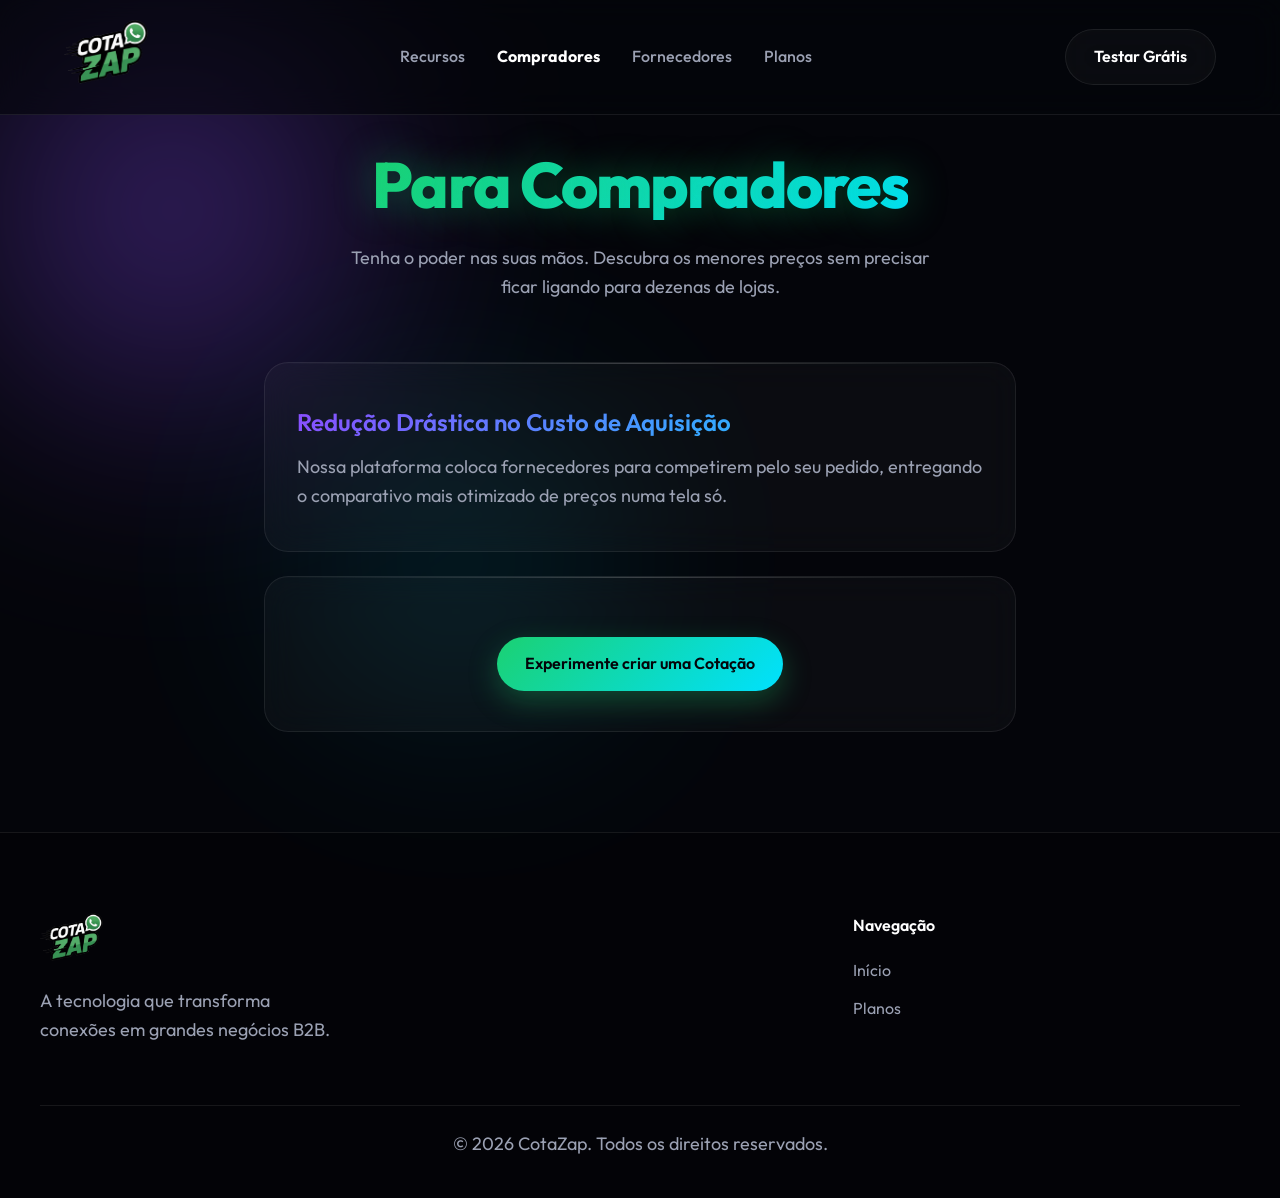
<file: landing_page/compradores.html>
<!DOCTYPE html>
<html lang="pt-BR">
<head>
    <meta charset="UTF-8">
    <meta name="viewport" content="width=device-width, initial-scale=1.0">
    <title>CotaZap - Compradores</title>
    <link href="https://fonts.googleapis.com/css2?family=Outfit:wght@300;400;500;600;700;800&display=swap" rel="stylesheet">
    <link rel="stylesheet" href="style.css">
    <style>
        .page-header { padding: 150px 24px 60px; text-align: center; }
    </style>
</head>
<body>
    <div class="blob blob-1"></div><div class="blob blob-3"></div>
    <nav class="navbar">
        <div class="nav-container">
            <div class="logo">
                <a href="index.html"><img src="../cota_zap/assets/images/logo.png" alt="CotaZap Logo" class="brand-logo"></a>
            </div>
            <ul class="nav-links">
                <li><a href="recursos.html">Recursos</a></li>
                <li><a href="compradores.html" style="color:#fff; font-weight:700;">Compradores</a></li>
                <li><a href="fornecedores.html">Fornecedores</a></li>
                <li><a href="planos.html">Planos</a></li>
            </ul>
            <a href="index.html#testar" class="btn btn-glass">Testar Grátis</a>
        </div>
    </nav>
    <main style="min-height: 80vh;">
        <header class="page-header">
            <h1 class="gradient-text gradient-glow animate-up">Para Compradores</h1>
            <p class="animate-up delay-1" style="max-width:600px; margin:0 auto;">Tenha o poder nas suas mãos. Descubra os menores preços sem precisar ficar ligando para dezenas de lojas.</p>
        </header>
        <section class="features" style="padding-top: 0; max-width: 800px;">
            <div class="glass-card animate-up delay-2" style="margin-bottom: 24px;">
                <h3 class="gradient-text-alt">Redução Drástica no Custo de Aquisição</h3>
                <p>Nossa plataforma coloca fornecedores para competirem pelo seu pedido, entregando o comparativo mais otimizado de preços numa tela só.</p>
            </div>
            <div class="glass-card animate-up delay-3" style="text-align:center;">
                <a href="planos.html" class="btn btn-glow" style="margin-top:20px;">Experimente criar uma Cotação</a>
            </div>
        </section>
    </main>
    <footer class="footer">
        <div class="footer-content">
            <div class="footer-brand">
                <div class="logo">
                    <a href="index.html"><img src="../cota_zap/assets/images/logo.png" alt="CotaZap" class="brand-logo" style="height:48px;"></a>
                </div>
                <p>A tecnologia que transforma conexões em grandes negócios B2B.</p>
            </div>
            <div class="footer-links">
                <h4>Navegação</h4>
                <ul><li><a href="index.html">Início</a></li><li><a href="planos.html">Planos</a></li></ul>
            </div>
        </div>
        <div class="footer-bottom"><p>&copy; 2026 CotaZap. Todos os direitos reservados.</p></div>
    </footer>
</body>
</html>
</file>
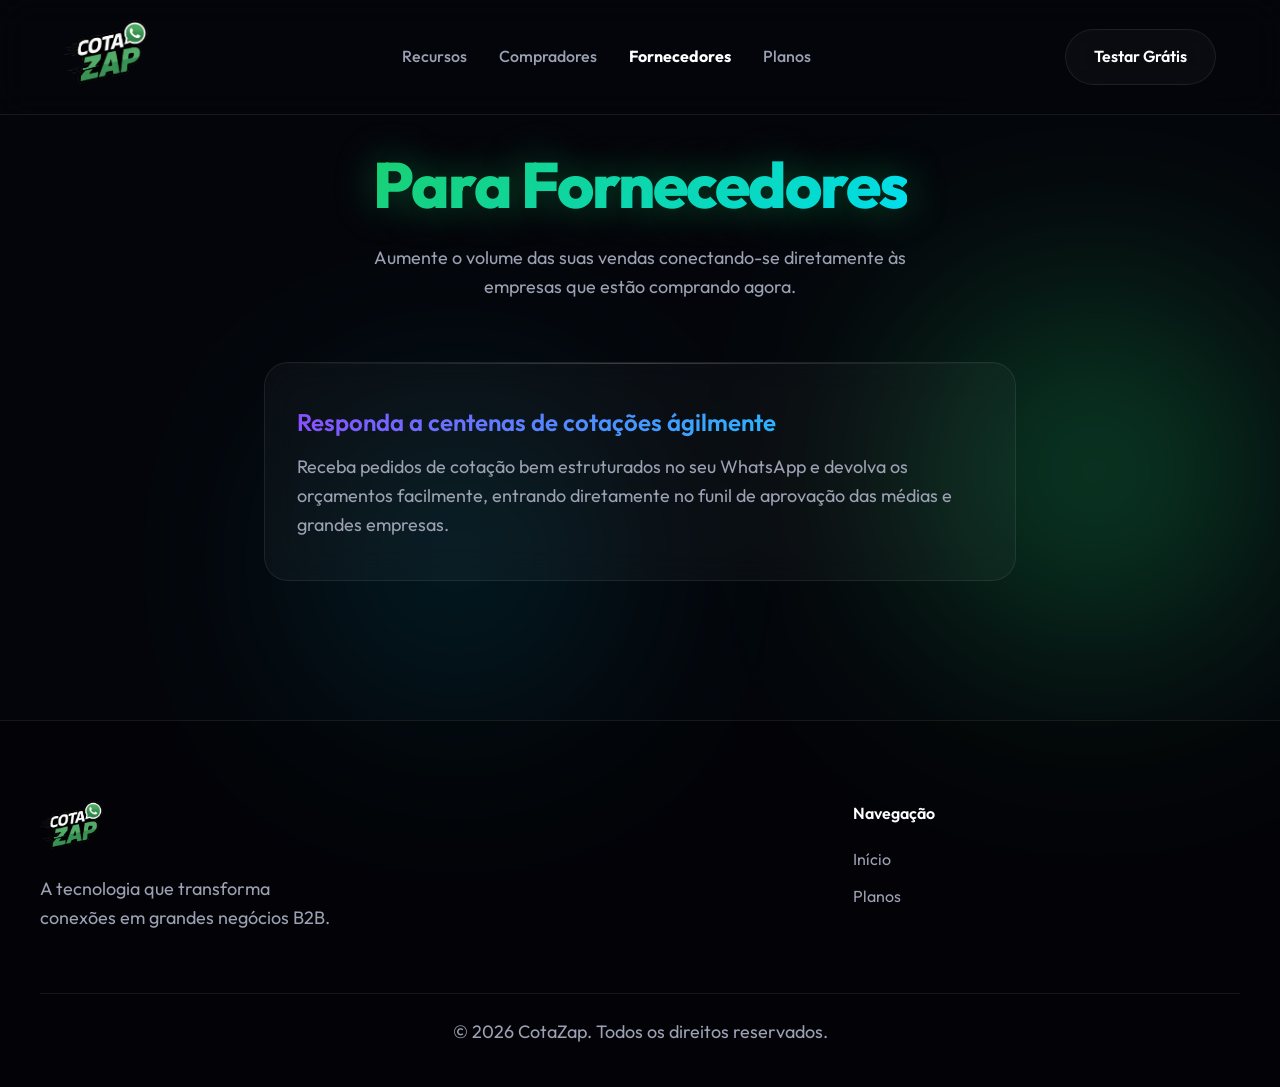
<file: landing_page/fornecedores.html>
<!DOCTYPE html>
<html lang="pt-BR">
<head>
    <meta charset="UTF-8">
    <meta name="viewport" content="width=device-width, initial-scale=1.0">
    <title>CotaZap - Fornecedores</title>
    <link href="https://fonts.googleapis.com/css2?family=Outfit:wght@300;400;500;600;700;800&display=swap" rel="stylesheet">
    <link rel="stylesheet" href="style.css">
    <style>
        .page-header { padding: 150px 24px 60px; text-align: center; }
    </style>
</head>
<body>
    <div class="blob blob-2"></div><div class="blob blob-3"></div>
    <nav class="navbar">
        <div class="nav-container">
            <div class="logo">
                <a href="index.html"><img src="../cota_zap/assets/images/logo.png" alt="CotaZap Logo" class="brand-logo"></a>
            </div>
            <ul class="nav-links">
                <li><a href="recursos.html">Recursos</a></li>
                <li><a href="compradores.html">Compradores</a></li>
                <li><a href="fornecedores.html" style="color:#fff; font-weight:700;">Fornecedores</a></li>
                <li><a href="planos.html">Planos</a></li>
            </ul>
            <a href="index.html#testar" class="btn btn-glass">Testar Grátis</a>
        </div>
    </nav>
    <main style="min-height: 80vh;">
        <header class="page-header">
            <h1 class="gradient-text gradient-glow animate-up">Para Fornecedores</h1>
            <p class="animate-up delay-1" style="max-width:600px; margin:0 auto;">Aumente o volume das suas vendas conectando-se diretamente às empresas que estão comprando agora.</p>
        </header>
        <section class="features" style="padding-top: 0; max-width: 800px;">
            <div class="glass-card animate-up delay-2" style="margin-bottom: 24px;">
                <h3 class="gradient-text-alt">Responda a centenas de cotações ágilmente</h3>
                <p>Receba pedidos de cotação bem estruturados no seu WhatsApp e devolva os orçamentos facilmente, entrando diretamente no funil de aprovação das médias e grandes empresas.</p>
            </div>
        </section>
    </main>
    <footer class="footer">
        <div class="footer-content">
            <div class="footer-brand">
                <div class="logo">
                    <a href="index.html"><img src="../cota_zap/assets/images/logo.png" alt="CotaZap" class="brand-logo" style="height:48px;"></a>
                </div>
                <p>A tecnologia que transforma conexões em grandes negócios B2B.</p>
            </div>
            <div class="footer-links">
                <h4>Navegação</h4>
                <ul><li><a href="index.html">Início</a></li><li><a href="planos.html">Planos</a></li></ul>
            </div>
        </div>
        <div class="footer-bottom"><p>&copy; 2026 CotaZap. Todos os direitos reservados.</p></div>
    </footer>
</body>
</html>
</file>
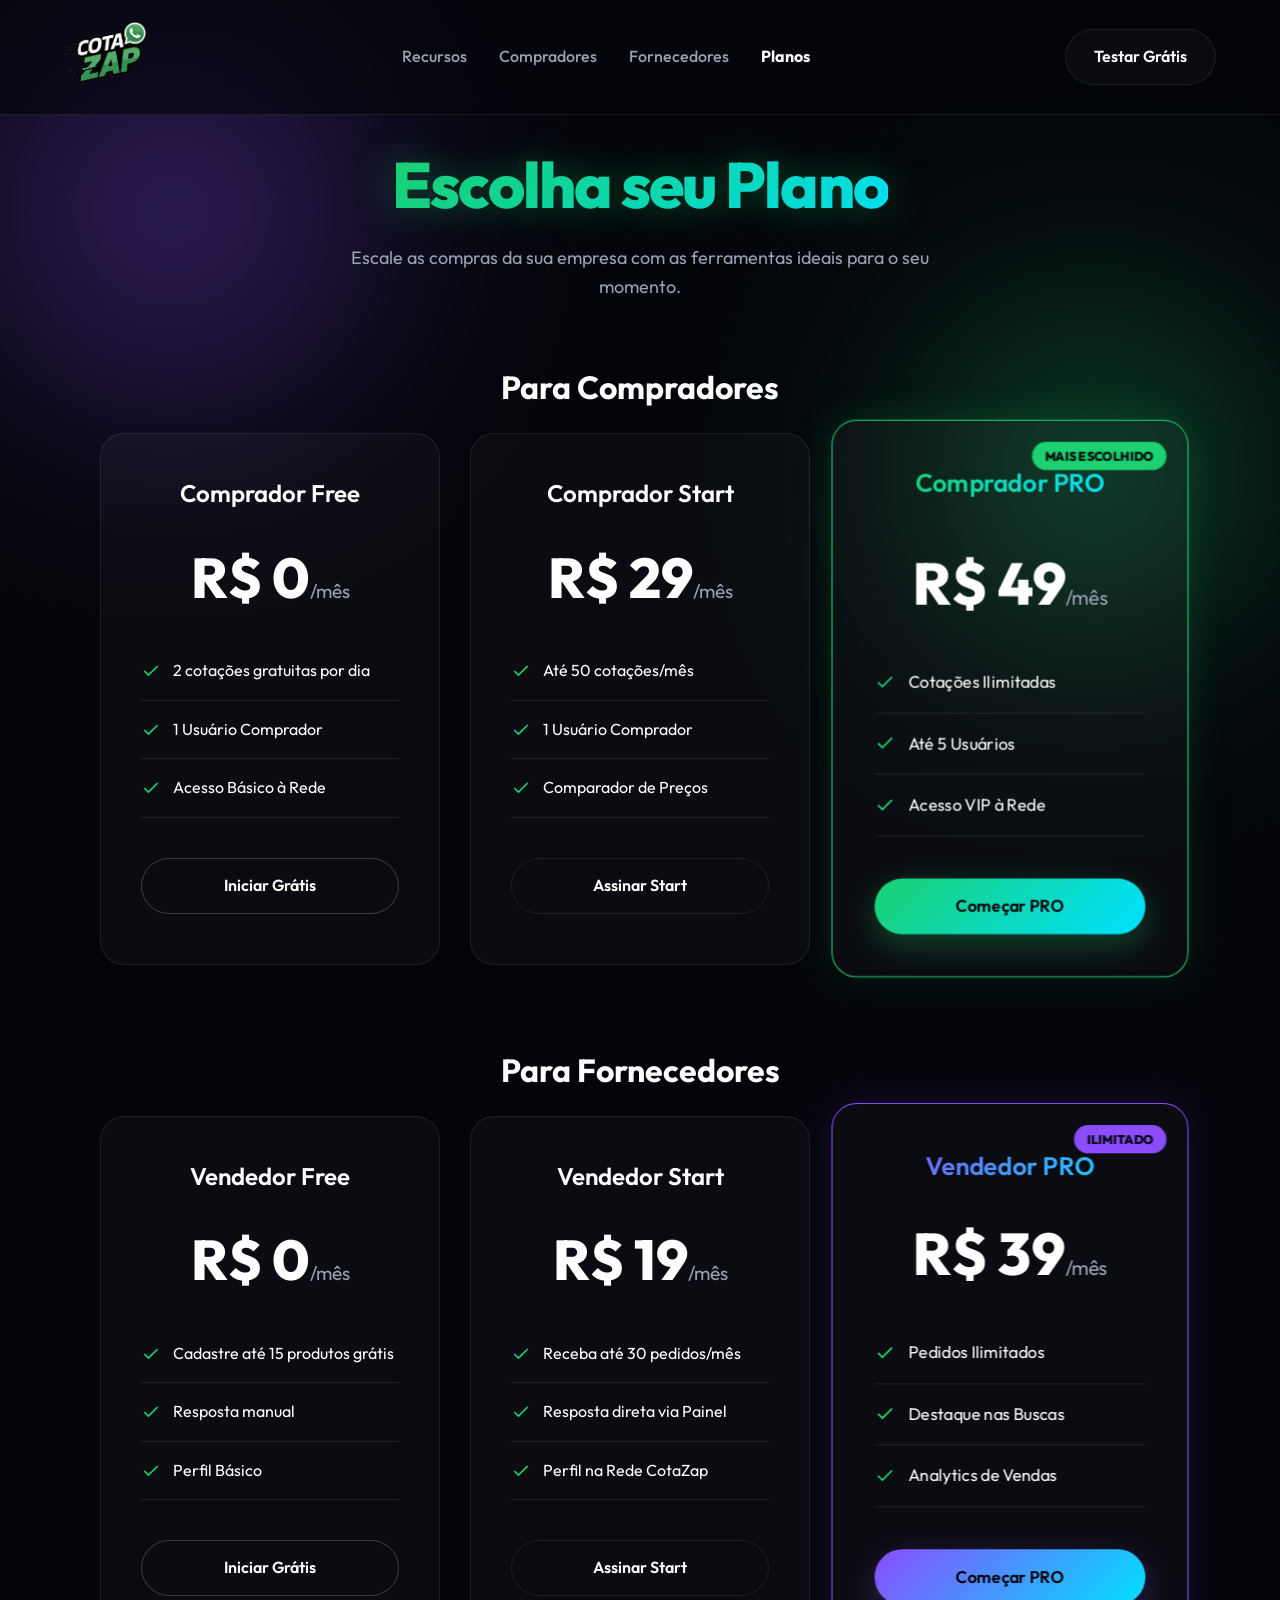
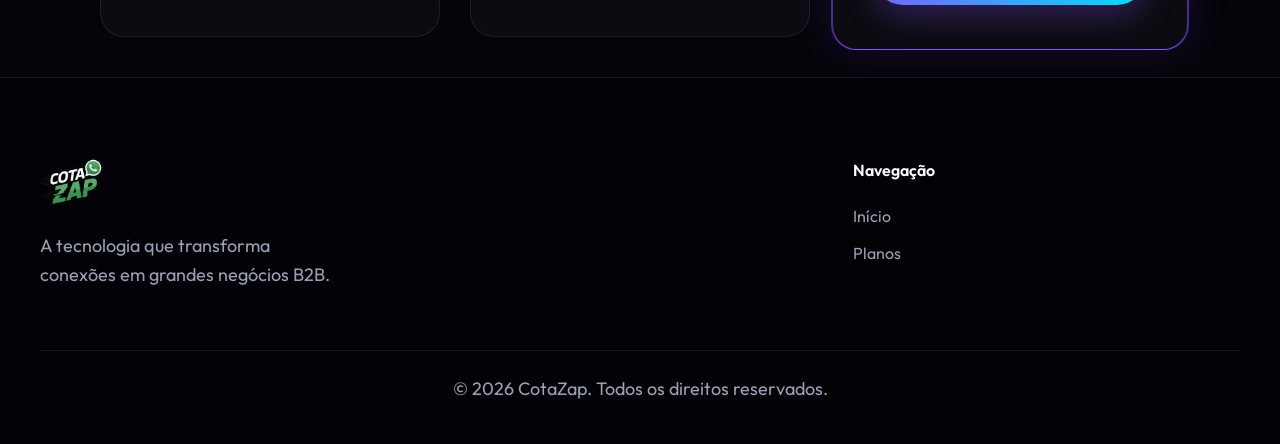
<file: landing_page/planos.html>
<!DOCTYPE html>
<html lang="pt-BR">
<head>
    <meta charset="UTF-8">
    <meta name="viewport" content="width=device-width, initial-scale=1.0">
    <title>CotaZap - Planos e Preços</title>
    <link href="https://fonts.googleapis.com/css2?family=Outfit:wght@300;400;500;600;700;800&display=swap" rel="stylesheet">
    <link rel="stylesheet" href="style.css">
    <style>
        .page-header { padding: 150px 24px 40px; text-align: center; }
        .pricing-grid { display: flex; gap: 30px; justify-content: center; flex-wrap: wrap; margin-bottom: 80px; }
        .pricing-card { background: var(--glass-bg); border: 1px solid var(--glass-border); padding: 40px; border-radius: 24px; text-align: center; width: 340px; transition: transform 0.4s var(--transition-snappy); backdrop-filter: var(--glass-blur); position: relative; overflow: hidden; }
        .pricing-card:hover { transform: translateY(-10px); background: rgba(255,255,255,0.05); }
        .pricing-card.premium { border-color: var(--brand-accent); box-shadow: 0 0 40px rgba(27,209,114,0.15); transform: scale(1.05); }
        .pricing-card.premium:hover { transform: scale(1.05) translateY(-10px); }
        .pricing-card .badge-popular { position: absolute; top: 20px; right: 20px; font-size: 0.75rem; background: var(--brand-accent); color: var(--bg-primary); padding: 4px 12px; border-radius: 50px; font-weight: 800; }
        .price { font-size: 3.5rem; font-weight: 800; color: #fff; margin: 20px 0; }
        .price span { font-size: 1.2rem; color: var(--text-secondary); font-weight: 400; }
        .pricing-list { list-style: none; margin-bottom: 40px; text-align: left; }
        .pricing-list li { padding: 16px 0; border-bottom: 1px solid var(--glass-border); color: var(--text-primary); display:flex; align-items:center; gap: 12px; }
        .pricing-list li svg { color: var(--brand-accent); width: 20px; height: 20px; flex-shrink: 0; }
        .pricing-card .btn { width: 100%; }
    </style>
</head>
<body>
    <div class="blob blob-1"></div><div class="blob blob-2"></div>
    <nav class="navbar">
        <div class="nav-container">
            <div class="logo">
                <a href="index.html"><img src="../cota_zap/assets/images/logo.png" alt="CotaZap Logo" class="brand-logo"></a>
            </div>
            <ul class="nav-links">
                <li><a href="recursos.html">Recursos</a></li>
                <li><a href="compradores.html">Compradores</a></li>
                <li><a href="fornecedores.html">Fornecedores</a></li>
                <li><a href="planos.html" style="color:#fff; font-weight:700;">Planos</a></li>
            </ul>
            <a href="index.html#testar" class="btn btn-glass">Testar Grátis</a>
        </div>
    </nav>
    <main style="min-height: 80vh;">
        <header class="page-header">
            <h1 class="gradient-text gradient-glow animate-up">Escolha seu Plano</h1>
            <p class="animate-up delay-1" style="max-width:600px; margin:0 auto;">Escale as compras da sua empresa com as ferramentas ideais para o seu momento.</p>
        </header>

        <h2 style="text-align: center; margin-top: 20px; font-size: 2rem;">Para Compradores</h2>
        <section class="pricing-grid animate-up delay-2">
            <!-- Free Comprador Plan -->
            <div class="pricing-card">
                <h3>Comprador Free</h3>
                <div class="price">R$ 0<span>/mês</span></div>
                <ul class="pricing-list">
                    <li><svg viewBox="0 0 24 24" fill="none" stroke="currentColor" stroke-width="2"><polyline points="20 6 9 17 4 12"></polyline></svg> 2 cotações gratuitas por dia</li>
                    <li><svg viewBox="0 0 24 24" fill="none" stroke="currentColor" stroke-width="2"><polyline points="20 6 9 17 4 12"></polyline></svg> 1 Usuário Comprador</li>
                    <li><svg viewBox="0 0 24 24" fill="none" stroke="currentColor" stroke-width="2"><polyline points="20 6 9 17 4 12"></polyline></svg> Acesso Básico à Rede</li>
                </ul>
                <a href="#" class="btn btn-outline" style="border-color: rgba(255,255,255,0.2); color: #fff;">Iniciar Grátis</a>
            </div>

            <!-- Basic Comprador Plan -->
            <div class="pricing-card">
                <h3>Comprador Start</h3>
                <div class="price">R$ 29<span>/mês</span></div>
                <ul class="pricing-list">
                    <li><svg viewBox="0 0 24 24" fill="none" stroke="currentColor" stroke-width="2"><polyline points="20 6 9 17 4 12"></polyline></svg> Até 50 cotações/mês</li>
                    <li><svg viewBox="0 0 24 24" fill="none" stroke="currentColor" stroke-width="2"><polyline points="20 6 9 17 4 12"></polyline></svg> 1 Usuário Comprador</li>
                    <li><svg viewBox="0 0 24 24" fill="none" stroke="currentColor" stroke-width="2"><polyline points="20 6 9 17 4 12"></polyline></svg> Comparador de Preços</li>
                </ul>
                <a href="#" class="btn btn-outline">Assinar Start</a>
            </div>

            <!-- Premium Comprador Plan -->
            <div class="pricing-card premium">
                <div class="badge-popular">MAIS ESCOLHIDO</div>
                <h3 class="gradient-text">Comprador PRO</h3>
                <div class="price">R$ 49<span>/mês</span></div>
                <ul class="pricing-list">
                    <li><svg viewBox="0 0 24 24" fill="none" stroke="currentColor" stroke-width="2"><polyline points="20 6 9 17 4 12"></polyline></svg> Cotações Ilimitadas</li>
                    <li><svg viewBox="0 0 24 24" fill="none" stroke="currentColor" stroke-width="2"><polyline points="20 6 9 17 4 12"></polyline></svg> Até 5 Usuários</li>
                    <li><svg viewBox="0 0 24 24" fill="none" stroke="currentColor" stroke-width="2"><polyline points="20 6 9 17 4 12"></polyline></svg> Acesso VIP à Rede</li>
                </ul>
                <a href="#" class="btn btn-glow">Começar PRO</a>
            </div>
        </section>

        <h2 style="text-align: center; margin-top: 40px; font-size: 2rem;">Para Fornecedores</h2>
        <section class="pricing-grid animate-up delay-3" style="margin-bottom: 40px;">
            <!-- Free Fornecedor Plan -->
            <div class="pricing-card">
                <h3>Vendedor Free</h3>
                <div class="price">R$ 0<span>/mês</span></div>
                <ul class="pricing-list">
                    <li><svg viewBox="0 0 24 24" fill="none" stroke="currentColor" stroke-width="2"><polyline points="20 6 9 17 4 12"></polyline></svg> Cadastre até 15 produtos grátis</li>
                    <li><svg viewBox="0 0 24 24" fill="none" stroke="currentColor" stroke-width="2"><polyline points="20 6 9 17 4 12"></polyline></svg> Resposta manual</li>
                    <li><svg viewBox="0 0 24 24" fill="none" stroke="currentColor" stroke-width="2"><polyline points="20 6 9 17 4 12"></polyline></svg> Perfil Básico</li>
                </ul>
                <a href="#" class="btn btn-outline" style="border-color: rgba(255,255,255,0.2); color: #fff;">Iniciar Grátis</a>
            </div>

            <!-- Basic Fornecedor Plan -->
            <div class="pricing-card">
                <h3>Vendedor Start</h3>
                <div class="price">R$ 19<span>/mês</span></div>
                <ul class="pricing-list">
                    <li><svg viewBox="0 0 24 24" fill="none" stroke="currentColor" stroke-width="2"><polyline points="20 6 9 17 4 12"></polyline></svg> Receba até 30 pedidos/mês</li>
                    <li><svg viewBox="0 0 24 24" fill="none" stroke="currentColor" stroke-width="2"><polyline points="20 6 9 17 4 12"></polyline></svg> Resposta direta via Painel</li>
                    <li><svg viewBox="0 0 24 24" fill="none" stroke="currentColor" stroke-width="2"><polyline points="20 6 9 17 4 12"></polyline></svg> Perfil na Rede CotaZap</li>
                </ul>
                <a href="#" class="btn btn-outline">Assinar Start</a>
            </div>

            <!-- Premium Fornecedor Plan -->
            <div class="pricing-card premium" style="border-color: var(--brand-purple); box-shadow: 0 0 40px rgba(139, 77, 255, 0.15);">
                <div class="badge-popular" style="background: var(--brand-purple);">ILIMITADO</div>
                <h3 class="gradient-text-alt">Vendedor PRO</h3>
                <div class="price">R$ 39<span>/mês</span></div>
                <ul class="pricing-list">
                    <li><svg viewBox="0 0 24 24" fill="none" stroke="currentColor" stroke-width="2"><polyline points="20 6 9 17 4 12"></polyline></svg> Pedidos Ilimitados</li>
                    <li><svg viewBox="0 0 24 24" fill="none" stroke="currentColor" stroke-width="2"><polyline points="20 6 9 17 4 12"></polyline></svg> Destaque nas Buscas</li>
                    <li><svg viewBox="0 0 24 24" fill="none" stroke="currentColor" stroke-width="2"><polyline points="20 6 9 17 4 12"></polyline></svg> Analytics de Vendas</li>
                </ul>
                <a href="#" class="btn btn-glow" style="background: linear-gradient(135deg, var(--brand-purple), var(--brand-blue)); box-shadow: 0 10px 30px rgba(139, 77, 255, 0.3);">Começar PRO</a>
            </div>
        </section>
    </main>
    <footer class="footer">
        <div class="footer-content">
            <div class="footer-brand">
                <div class="logo">
                    <a href="index.html"><img src="../cota_zap/assets/images/logo.png" alt="CotaZap" class="brand-logo" style="height:48px;"></a>
                </div>
                <p>A tecnologia que transforma conexões em grandes negócios B2B.</p>
            </div>
            <div class="footer-links">
                <h4>Navegação</h4>
                <ul><li><a href="index.html">Início</a></li><li><a href="planos.html">Planos</a></li></ul>
            </div>
        </div>
        <div class="footer-bottom"><p>&copy; 2026 CotaZap. Todos os direitos reservados.</p></div>
    </footer>
</body>
</html>
</file>
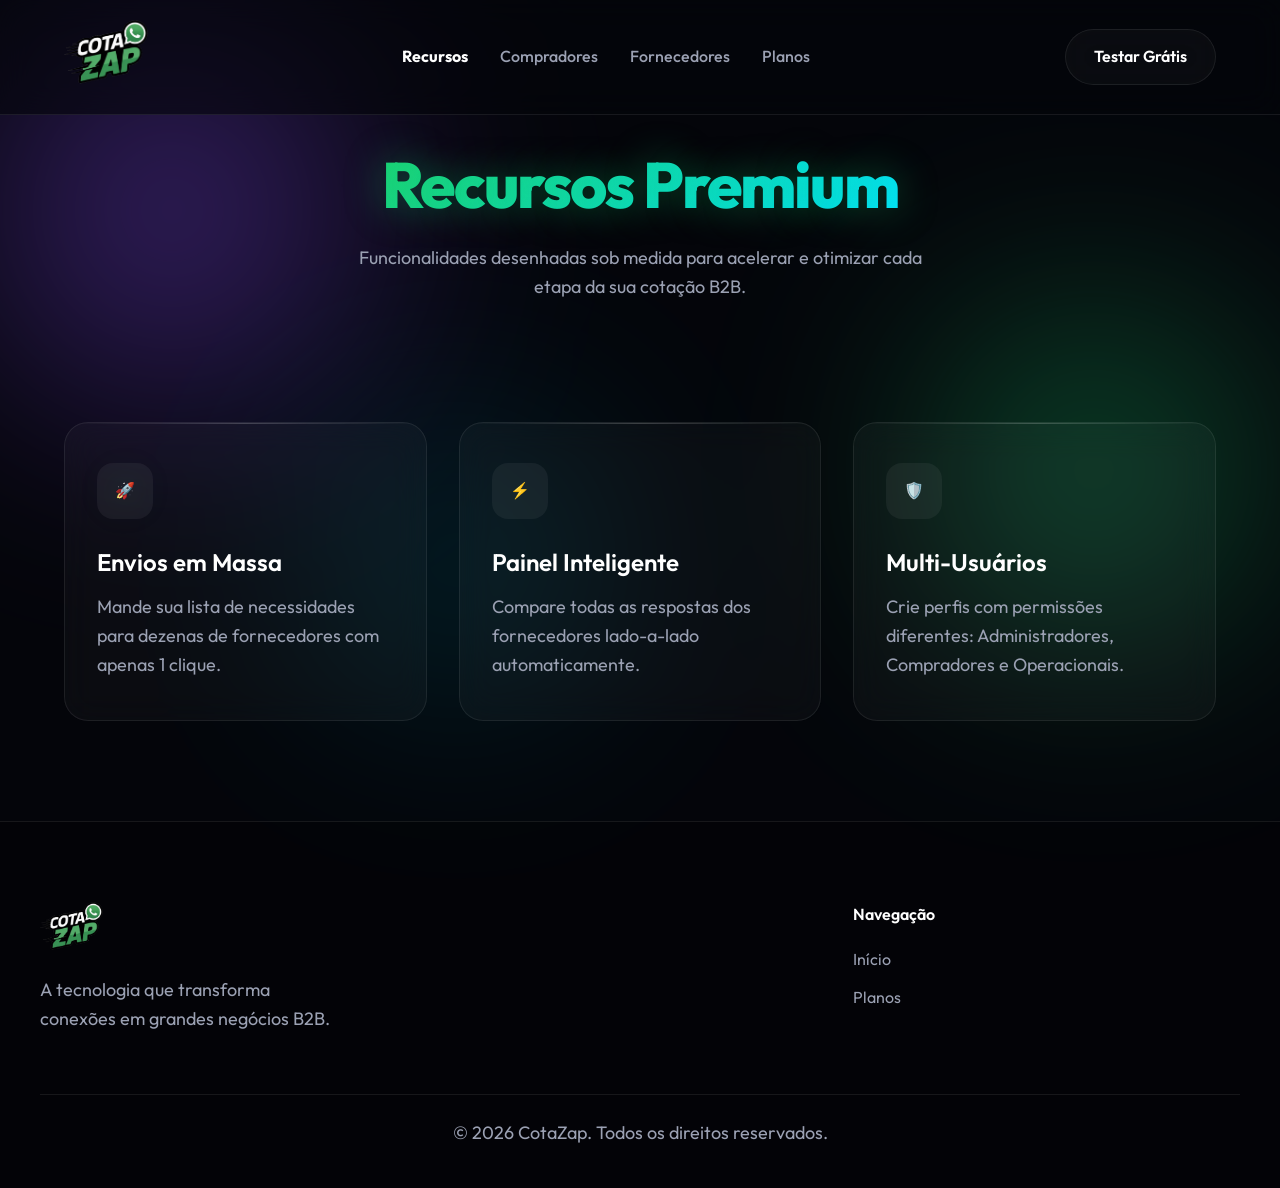
<file: landing_page/recursos.html>
<!DOCTYPE html>
<html lang="pt-BR">
<head>
    <meta charset="UTF-8">
    <meta name="viewport" content="width=device-width, initial-scale=1.0">
    <title>CotaZap - Recursos</title>
    <link href="https://fonts.googleapis.com/css2?family=Outfit:wght@300;400;500;600;700;800&display=swap" rel="stylesheet">
    <link rel="stylesheet" href="style.css">
    <style>
        .page-header { padding: 150px 24px 60px; text-align: center; }
    </style>
</head>
<body>
    <div class="blob blob-1"></div><div class="blob blob-2"></div><div class="blob blob-3"></div>
    <nav class="navbar">
        <div class="nav-container">
            <div class="logo">
                <a href="index.html"><img src="../cota_zap/assets/images/logo.png" alt="CotaZap Logo" class="brand-logo"></a>
            </div>
            <ul class="nav-links">
                <li><a href="recursos.html" style="color:#fff; font-weight:700;">Recursos</a></li>
                <li><a href="compradores.html">Compradores</a></li>
                <li><a href="fornecedores.html">Fornecedores</a></li>
                <li><a href="planos.html">Planos</a></li>
            </ul>
            <a href="index.html#testar" class="btn btn-glass">Testar Grátis</a>
        </div>
    </nav>
    <main style="min-height: 80vh;">
        <header class="page-header">
            <h1 class="gradient-text gradient-glow animate-up">Recursos Premium</h1>
            <p class="animate-up delay-1" style="max-width:600px; margin:0 auto;">Funcionalidades desenhadas sob medida para acelerar e otimizar cada etapa da sua cotação B2B.</p>
        </header>
        <section class="features" style="padding-top: 0;">
            <div class="grid">
                <div class="glass-card zoom-hover animate-up delay-2">
                    <div class="icon-wrap gradient-glow">🚀</div>
                    <h3>Envios em Massa</h3>
                    <p>Mande sua lista de necessidades para dezenas de fornecedores com apenas 1 clique.</p>
                </div>
                <div class="glass-card zoom-hover animate-up delay-2">
                    <div class="icon-wrap gradient-glow-purple">⚡</div>
                    <h3>Painel Inteligente</h3>
                    <p>Compare todas as respostas dos fornecedores lado-a-lado automaticamente.</p>
                </div>
                <div class="glass-card zoom-hover animate-up delay-2">
                    <div class="icon-wrap gradient-glow-blue">🛡️</div>
                    <h3>Multi-Usuários</h3>
                    <p>Crie perfis com permissões diferentes: Administradores, Compradores e Operacionais.</p>
                </div>
            </div>
        </section>
    </main>
    <footer class="footer">
        <div class="footer-content">
            <div class="footer-brand">
                <div class="logo">
                    <a href="index.html"><img src="../cota_zap/assets/images/logo.png" alt="CotaZap" class="brand-logo" style="height:48px;"></a>
                </div>
                <p>A tecnologia que transforma conexões em grandes negócios B2B.</p>
            </div>
            <div class="footer-links">
                <h4>Navegação</h4>
                <ul><li><a href="index.html">Início</a></li><li><a href="planos.html">Planos</a></li></ul>
            </div>
        </div>
        <div class="footer-bottom"><p>&copy; 2026 CotaZap. Todos os direitos reservados.</p></div>
    </footer>
</body>
</html>
</file>
<file: landing_page/style.css>
:root {
    --bg-primary: #04050A;
    --bg-secondary: rgba(20, 22, 34, 0.5);
    
    --brand-accent: #1BD172; /* WhatsApp green / Zap vibe */
    --brand-glow: #02D05C;
    --brand-purple: #8B4DFF;
    --brand-blue: #00E1FF;

    --text-primary: #FFFFFF;
    --text-secondary: #9BA1B3;

    --glass-bg: rgba(255, 255, 255, 0.03);
    --glass-border: rgba(255, 255, 255, 0.08);
    --glass-blur: blur(16px);
    
    --font-heading: 'Outfit', sans-serif;
    --font-body: 'Outfit', sans-serif;
    
    --transition-snappy: cubic-bezier(0.2, 0.8, 0.2, 1);
}

* {
    margin: 0;
    padding: 0;
    box-sizing: border-box;
}

body {
    background-color: var(--bg-primary);
    color: var(--text-primary);
    font-family: var(--font-body);
    overflow-x: hidden;
    line-height: 1.6;
}

/* Background Animated Blobs */
.blob {
    position: absolute;
    filter: blur(120px);
    z-index: -1;
    opacity: 0.6;
    animation: float 10s ease-in-out infinite alternate;
}
.blob-1 {
    top: -10%;
    left: -10%;
    width: 600px;
    height: 600px;
    background: radial-gradient(circle, var(--brand-purple) 0%, transparent 60%);
}
.blob-2 {
    bottom: 20%;
    right: -5%;
    width: 500px;
    height: 500px;
    background: radial-gradient(circle, var(--brand-accent) 0%, transparent 60%);
    animation-delay: -5s;
}
.blob-3 {
    top: 40%;
    left: 20%;
    width: 400px;
    height: 400px;
    background: radial-gradient(circle, var(--brand-blue) 0%, transparent 60%);
    opacity: 0.3;
}

@keyframes float {
    0% { transform: translate(0, 0) scale(1); }
    100% { transform: translate(30px, 50px) scale(1.1); }
}

/* Typography */
h1 {
    font-family: var(--font-heading);
    font-size: clamp(2.5rem, 5vw, 4.5rem);
    font-weight: 800;
    line-height: 1.1;
    letter-spacing: -0.03em;
    margin-bottom: 24px;
}
h2 {
    font-family: var(--font-heading);
    font-size: clamp(2rem, 4vw, 3rem);
    font-weight: 700;
    margin-bottom: 20px;
}
h3 {
    font-weight: 600;
    font-size: 1.5rem;
    margin-bottom: 12px;
}
p {
    color: var(--text-secondary);
    font-size: 1.125rem;
    font-weight: 400;
}

.gradient-text {
    background: linear-gradient(135deg, var(--brand-accent), var(--brand-blue));
    -webkit-background-clip: text;
    -webkit-text-fill-color: transparent;
    display: inline-block;
}
.gradient-text-alt {
    background: linear-gradient(135deg, var(--brand-purple), var(--brand-blue));
    -webkit-background-clip: text;
    -webkit-text-fill-color: transparent;
}
.gradient-glow {
    text-shadow: 0 0 40px rgba(27, 209, 114, 0.4);
}

/* Nav */
.navbar {
    position: fixed;
    top: 0;
    width: 100%;
    padding: 20px 0;
    z-index: 1000;
    background: rgba(4, 5, 10, 0.6);
    backdrop-filter: var(--glass-blur);
    border-bottom: 1px solid var(--glass-border);
}
.nav-container {
    max-width: 1200px;
    margin: 0 auto;
    display: flex;
    justify-content: space-between;
    align-items: center;
    padding: 0 24px;
}
.logo {
    font-size: 1.5rem;
    font-weight: 700;
    display: flex;
    align-items: center;
    gap: 8px;
    color: #fff;
    cursor: pointer;
}
.brand-logo {
    height: 64px;
    width: auto;
    object-fit: contain;
}
.nav-links {
    display: flex;
    gap: 32px;
    list-style: none;
}
.nav-links a {
    color: var(--text-secondary);
    text-decoration: none;
    font-weight: 500;
    transition: color 0.3s ease;
}
.nav-links a:hover {
    color: #fff;
}

/* Buttons */
.btn {
    display: inline-flex;
    align-items: center;
    justify-content: center;
    padding: 14px 28px;
    font-weight: 600;
    border-radius: 50px;
    text-decoration: none;
    transition: all 0.4s var(--transition-snappy);
    cursor: pointer;
    border: none;
    font-family: var(--font-body);
}
.btn-glass {
    background: var(--glass-bg);
    border: 1px solid var(--glass-border);
    color: #fff;
    backdrop-filter: var(--glass-blur);
}
.btn-glass:hover {
    background: rgba(255, 255, 255, 0.1);
    transform: translateY(-2px);
}
.btn-glow {
    background: linear-gradient(135deg, var(--brand-accent), var(--brand-blue));
    color: var(--bg-primary);
    box-shadow: 0 10px 30px rgba(27, 209, 114, 0.3);
}
.btn-glow:hover {
    box-shadow: 0 15px 40px rgba(27, 209, 114, 0.5);
    transform: translateY(-2px);
}
.btn-outline {
    background: transparent;
    border: 1px solid var(--glass-border);
    color: #fff;
}
.btn-outline:hover {
    border-color: rgba(255, 255, 255, 0.3);
    background: rgba(255, 255, 255, 0.05);
}

/* Hero Section */
.hero {
    min-height: 100vh;
    display: flex;
    align-items: center;
    justify-content: center;
    padding: 120px 24px 60px;
    max-width: 1200px;
    margin: 0 auto;
    flex-wrap: wrap;
    gap: 40px;
}
.hero-content {
    flex: 1;
    min-width: 300px;
    max-width: 600px;
}
.hero-image {
    flex: 1;
    min-width: 300px;
    display: flex;
    justify-content: center;
    align-items: center;
    position: relative;
    border-radius: 30px;
    overflow: hidden;
    /* Glass border for the image wrapper */
    padding: 15px;
    background: var(--glass-bg);
    border: 1px solid var(--glass-border);
    backdrop-filter: var(--glass-blur);
    transform: perspective(1000px) rotateY(-5deg);
    transition: transform 0.6s var(--transition-snappy);
}
.hero-image:hover {
    transform: perspective(1000px) rotateY(0deg) translateY(-10px);
}
.hero-image img {
    width: 100%;
    height: auto;
    border-radius: 20px;
    object-fit: cover;
}

.badge-wrapper { margin-bottom: 24px; }
.badge {
    display: inline-block;
    padding: 6px 16px;
    background: rgba(139, 77, 255, 0.1);
    border: 1px solid rgba(139, 77, 255, 0.3);
    color: #C399FF;
    border-radius: 50px;
    font-size: 0.875rem;
    font-weight: 600;
}
.hero-actions {
    margin-top: 40px;
    display: flex;
    gap: 16px;
}

/* Features */
.features {
    padding: 100px 24px;
    max-width: 1200px;
    margin: 0 auto;
    text-align: center;
}
.grid {
    display: grid;
    grid-template-columns: repeat(auto-fit, minmax(320px, 1fr));
    gap: 32px;
    margin-top: 60px;
}
.glass-card {
    background: var(--glass-bg);
    border: 1px solid var(--glass-border);
    backdrop-filter: var(--glass-blur);
    border-radius: 24px;
    padding: 40px 32px;
    text-align: left;
    transition: all 0.5s var(--transition-snappy);
    position: relative;
    overflow: hidden;
}
.glass-card::before {
    content: '';
    position: absolute;
    top: 0; left: 0; right: 0;
    height: 1px;
    background: linear-gradient(90deg, transparent, rgba(255,255,255,0.2), transparent);
}
.glass-card:hover {
    transform: translateY(-8px);
    background: rgba(255, 255, 255, 0.05);
    border-color: rgba(255, 255, 255, 0.15);
}
.icon-wrap {
    width: 56px;
    height: 56px;
    border-radius: 16px;
    background: rgba(255, 255, 255, 0.05);
    display: flex;
    align-items: center;
    justify-content: center;
    margin-bottom: 24px;
    color: var(--brand-accent);
}
.icon-wrap svg { width: 28px; height: 28px; }

/* Stats */
.stats {
    padding: 60px 24px;
    max-width: 1000px;
    margin: 0 auto 100px;
}
.stats-container {
    display: flex;
    justify-content: space-around;
    align-items: center;
    padding: 40px 20px;
    flex-wrap: wrap;
    gap: 40px;
}
.stat-item { text-align: center; }
.stat-item h3 { font-size: 3rem; margin-bottom: 4px; }
.stat-item p { font-size: 1rem; color: var(--text-secondary); text-transform: uppercase; letter-spacing: 1px; font-size: 0.8rem; }
.divider { width: 1px; height: 80px; background: var(--glass-border); }

/* Animations */
.animate-up {
    opacity: 0;
    transform: translateY(30px);
    animation: fadeUp 0.8s ease forwards;
}
.delay-1 { animation-delay: 0.2s; }
.delay-2 { animation-delay: 0.4s; }
.delay-3 { animation-delay: 0.6s; }

@keyframes fadeUp {
    to { opacity: 1; transform: translateY(0); }
}

/* Footer */
.footer {
    border-top: 1px solid var(--glass-border);
    background: rgba(0, 0, 0, 0.3);
    padding: 80px 24px 40px;
}
.footer-content {
    max-width: 1200px;
    margin: 0 auto;
    display: flex;
    justify-content: space-between;
    flex-wrap: wrap;
    gap: 40px;
    margin-bottom: 60px;
}
.footer-brand { flex: 2; min-width: 280px; }
.footer-brand p { margin-top: 16px; max-width: 300px; }
.footer-links { flex: 1; min-width: 150px; }
.footer-links h4 { margin-bottom: 20px; font-weight: 600; color: #fff; }
.footer-links ul { list-style: none; }
.footer-links li { margin-bottom: 12px; }
.footer-links a { color: var(--text-secondary); text-decoration: none; transition: color 0.3s; }
.footer-links a:hover { color: var(--brand-accent); }
.footer-bottom {
    max-width: 1200px;
    margin: 0 auto;
    padding-top: 24px;
    border-top: 1px solid var(--glass-border);
    text-align: center;
    font-size: 0.9rem;
}

@media (max-width: 768px) {
    .nav-links { display: none; }
    .hero-content { text-align: center; }
    .hero-actions { justify-content: center; flex-wrap: wrap; }
    .stats-container { flex-direction: column; }
    .divider { width: 100px; height: 1px; }
}
</file>
